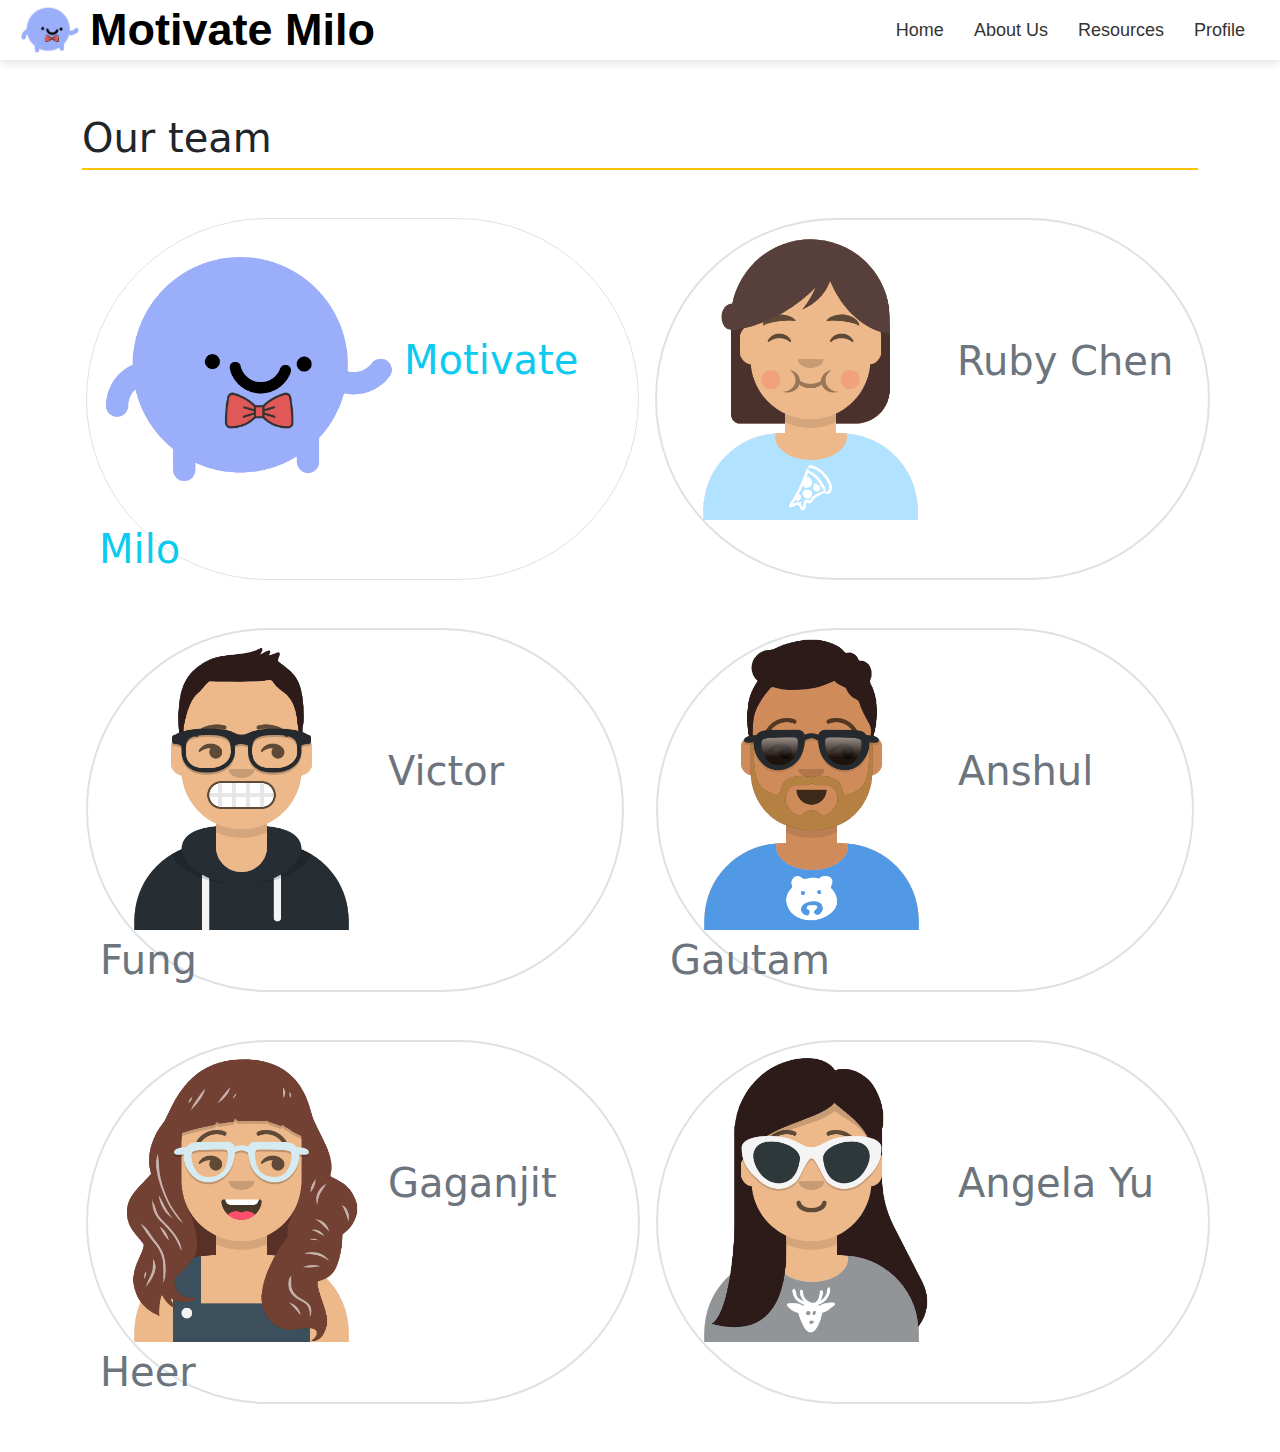
<file: app/aboutUs.html>
<!DOCTYPE html>
<html lang="en">
<head>
    <meta charset="UTF-8">
    <meta http-equiv="X-UA-Compatible" content="IE=edge">
    <meta name="viewport" content="width=device-width, initial-scale=1.0">
    <link rel="stylesheet" type="text/css" href="../styles/aboutUsStyle.css">
    <link rel="stylesheet" type="text/css" href="../styles/navbar.css">
    <!-- Bootstrap CSS -->
    <link href="https://cdn.jsdelivr.net/npm/bootstrap@5.1.3/dist/css/bootstrap.min.css" rel="stylesheet" 
    \integrity="sha384-1BmE4kWBq78iYhFldvKuhfTAU6auU8tT94WrHftjDbrCEXSU1oBoqyl2QvZ6jIW3" crossorigin="anonymous">
     <!-- Boostrap Library JS CDN  go here -->
    <script src="https://cdn.jsdelivr.net/npm/bootstrap@5.0.2/dist/js/bootstrap.bundle.min.js"
    integrity="sha384-MrcW6ZMFYlzcLA8Nl+NtUVF0sA7MsXsP1UyJoMp4YLEuNSfAP+JcXn/tWtIaxVXM"
    crossorigin="anonymous"></script>
    <style>
        @import url('https://fonts.googleapis.com/css2?family=Raleway&family=Rampart+One&display=swap');
      </style>

    <title>Motivate Milo</title>
</head>
<body>

    <nav>
        <div class="logo">
            <div class="logo">
                <a href="main.html">
                    <img src="/app/img/milo.png" alt="Logo">
                  </a>  
                <a href="main.html" style="color: black; text-decoration: none;">
                    <p class="head2">
                        Motivate Milo
                    </p>
                </a>   
            </div>
        </div>
        <div class="navbar">
            <ul>
                <li><a href="main.html">Home</a></li>
                <li><a href="aboutUs.html">About Us</a></li>
                <li><a href="resources.html">Resources</a></li>
                <li><a href="profile.html">Profile</a></li>
            </ul>
        </div>
    </nav>

    <div class="container mx-auto my-5">
        <p class="border-bottom fs-1 border-warning border-2">Our team</p>
        <div class="row my-5">
            <div class="col mx-3 border rounded-pill" id="section0">                
                <img src="./img/milo.png" class="img-fluid" style="height:300px;">
                <span class="member_name fs-1 text-info" id="milo">Motivate Milo</span>
            </div>
            <div class="col border border-2 rounded-pill" id="section1">                
                <img src="./img/ruby.png" class="img-fluid" style="height:300px;">
                <span class="member_name fs-1 text-secondary" id="Ruby">Ruby Chen</span>
            </div>
        </div>
        <div class="row my-5">
            <div class="col mx-3 border border-2 rounded-pill" id="section2">
                <img src="./img/victor.png" class="img-fluid" style="height:300px;">
                <span class="member_name fs-1 text-secondary" id="Victor">Victor Fung</span>
            </div>
            <div class="col mx-3 border border-2 rounded-pill" id="section3">
                <img src="./img/anshul.png" class="img-fluid" style="height:300px;">
                <span class="member_name fs-1 text-secondary" id="Anshul">Anshul Gautam</span>
            </div>
        </div>
        <div class="row my-5">
            <div class="col mx-3 border border-2 rounded-pill" id="section4">
                <img src="./img/gagan.png" class="img-fluid" style="height:300px;">
                <span class="member_name fs-1 text-secondary" id="Gagan">Gaganjit Heer</span>
            </div>
            <div class="col border border-2 rounded-pill" id="section5">
                <img src="./img/angela.png" class="img-fluid" style="height:300px;">
                <span class="member_name fs-1 text-secondary" id="Angela">Angela Yu</span>
            </div>
        </div>

    </div>


    




</body>
</html>
</file>
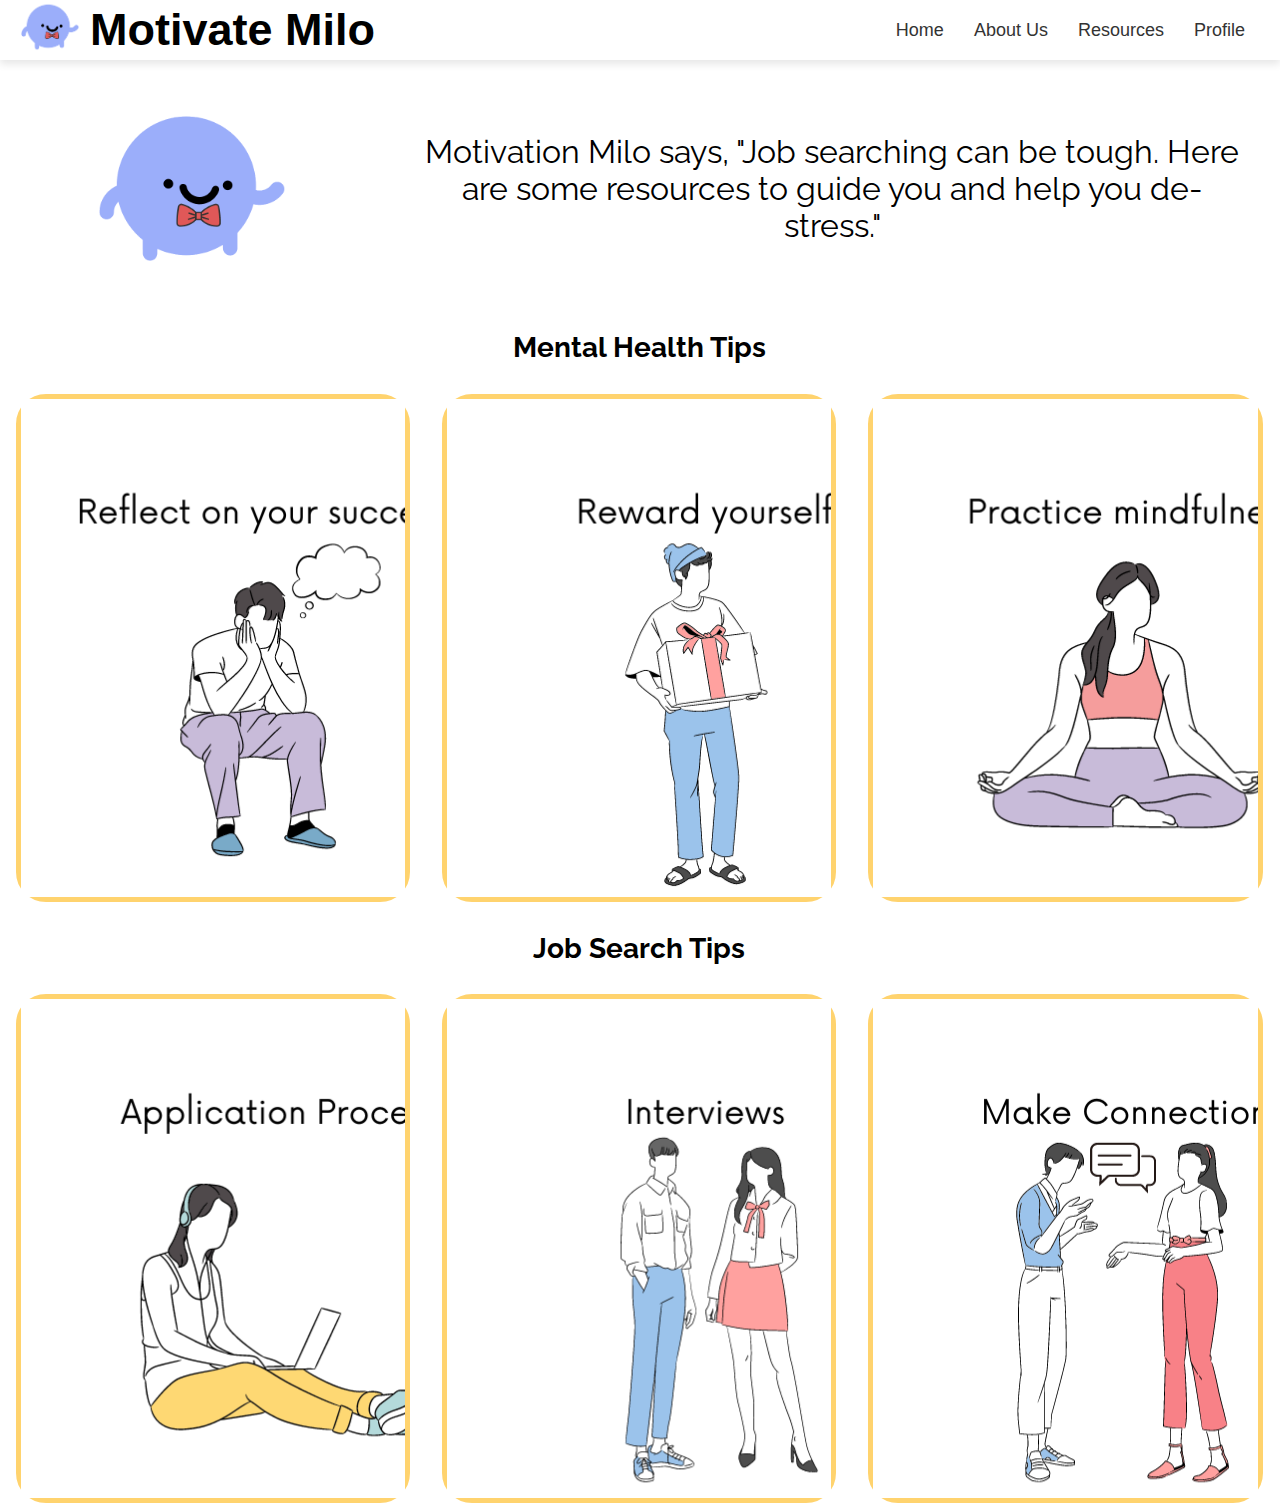
<file: app/resources.html>
<!DOCTYPE html>
<html lang="en">

<head>
  <title>Motivate Milo</title>
  <meta charset="utf-8" />
  <style>
    @import url('https://fonts.googleapis.com/css2?family=Raleway&family=Rampart+One&display=swap');
  </style>
  <link rel="stylesheet" href="../styles/resources.css">
  <link rel="stylesheet" href="../styles/navbar.css">
  <style>
    @import url('https://fonts.googleapis.com/css2?family=Raleway&family=Rampart+One&display=swap');
  </style>
</head>

<body>

  <nav>
    <div class="logo">
      <div class="logo">
        <a href="main.html">
          <img src="/app/img/milo.png" alt="Logo">
        </a>  
        <a href="main.html" style="color: black; text-decoration: none;">
          <h2>Motivate Milo</h2>
        </a>   
      </div>
    </div>
    <div class="navbar">
      <ul>
        <li><a href="main.html">Home</a></li>
        <li><a href="aboutUs.html">About Us</a></li>
        <li><a href="resources.html">Resources</a></li>
        <li><a href="profile.html">Profile</a></li>
      </ul>
    </div>
  </nav>
  <div id="resources-container">
    <div id="resources-hero">
      <div id="resources-milo" class="resources-hero">
        <img src="./img/milo.png" id="miloImage" alt="milo" />
      </div>
      <div id="resources-miloSays" class="resources-hero">Motivation Milo says, &quot;Job searching can be tough. Here
        are some resources to
        guide you and help you de-stress.&quot;
      </div>
    </div>
    <div id="resources-content">
      <div id="mentalHealthHeader" class="resources-header">
        <h3>Mental Health Tips</h3>
      </div>
 
      <div id="resources-content2" class="resources-content">
        <div class="card">
          <div class="image"></div>
          <div class="text">
            <p>
             <b>Have you just completed an interview?</b> Or maybe you attended your first Career Fair? Even tasks that may seem
              small, such as making a resume, are something to be proud of.
            </p>
          </div>
        </div>
      </div>
      
      <div id="resources-content3" class="resources-content">
        <div class="card2">
          <div class="image2"></div>
          <div class="text2">
            <p><b>Do Things that Make You Happy: </b>Job hunting can take a toll on our mental
              health. Take some time to take care of yourself,
              whether that be watching a movie or meeting up with friends.
              <br><br><b>Be Kind to Yourself: </b> Practice positive affirmations and reflect on your strengths and skills.
            </p>
          </div>
        </div>
      </div>
      <div id="resources-content1" class="resources-content">
        <div class="card3">
          <div class="image3"></div>
          <div class="text3">
            <p> <b>Stay in the Present Moment: </b>Try not to dwell on past job rejections. Instead, learn from these moments and focus 
              on the present.
           <br><br><b>Maintain Perspective: </b>It is easy to feel discouraged during the job searching process. Sometimes taking a step back 
           helps remind you that this is just one part of the journey and that it won't last forever.
            </p>
          </div>
        </div>
      </div>

      <!-- Job Serach Div Start Here -->

      <div id="jobSearchHeader" class="resources-header">
        <h3>Job Search Tips</h3>
      </div>
      <div id="resources-content4" class="resources-content">
        <div class="card4">
          <div class="image4"></div>
          <div class="text4">
            <p><b>Don't Limit Yourself: </b>Apply to jobs even if you think you aren't
              qualified. Job postings
              often list more qualifications than are required.
              <br><br><b>Tailor Your Resume for Each Job: </b>Look for keywords in the job listing you are interested in and
              include these in
              your resume and cover letter. Do this for every application.
            </p>
          </div>
        </div>       
      </div>

      <div id="resources-content5" class="resources-content">
        <div class="card5">
          <div class="image5"></div>
          <div class="text5">
            <p>
              <b>Do Your Research: </b>Learn as much about the company you are applying to as you can and show genuine
              interest during the
              interview.
              <br><br><b>Prepare Your Answers: </b>Find common questions that are asked by the company you are applying to
              and prepare your answers ahead of time.
            </p>
          </div>
        </div>  
      </div>

      <div id="resources-content6" class="resources-content">
        <div class="card6">
          <div class="image6"></div>
          <div class="text6">
            <p>
          <b>Attend a Career Fair: </b>Career Fairs are a great way to not only learn more about the jobs that are out
          there but also to build connections
          with people that are in the industry you are interested in.
          <br><br><b>Ask for Advice: </b>Focus on building authentic connections instead of asking for a job right away.
          There is a lot you can learn from your network.
          If it turns out a position is available, there is a good chance you will be considered.
            </p>
          </div>
        </div>  
      </div>
    </div>
  </div>
</body>

</html>
</file>
<file: styles/aboutUsStyle.css>
.col:hover {
    background-color: #FFD36E; /* changes the background color to a different color when hovered over */
    color: white;
}
</file>
<file: styles/navbar.css>
body {

    font-family: 'Raleway', sans-serif;
}
nav {
    display: flex;
    justify-content: space-between;
    align-items: center;
    background-color: transparent;
    height: 60px;
    padding: 0 20px;
    box-shadow: 0px 4px 8px rgba(0, 0, 0, 0.1);

}  
.logo {

    display: flex;
    align-items: center;
    font-family: "Montserrat", sans-serif;
    font-size: 30px;
    color: #333;
  }
  
  .logo img {
    border-radius: 50%;
  
    width: 60px;
    height: 60px;
    margin-right: 10px;
  }
  
.name {
    font-size: 20px;
    font-weight: bold;
    font-family: Arial, sans-serif;
    color: #333;
}

.navbar ul {
    display: flex;
    list-style: none;
    margin: 0;
    padding: 0;
}

.navbar li {
    margin: 0 15px;
}

.navbar a {
    font-size: 18px;
    text-decoration: none;
    color: #333;
    font-family: Arial, sans-serif;
}

.navbar li:hover {
    background-color: #99FFCD;
    color: #ffd36e;
}

.head2 {
    display: block;
    font-size: 1.5em;
    margin-block-start: 0.83em;
    margin-block-end: 0.83em;
    margin-inline-start: 0px;
    margin-inline-end: 0px;
    font-weight: bold;
}
</file>
<file: styles/resources.css>
body {
    font-family: 'Raleway', sans-serif;

}

html,
body {
    margin: 0px;
    padding: 0px;
}
/* First Card */
  #resources-content2 {
    position: relative;
  }
  
  .card {
    position: absolute;
    top: 0;
    left: 0;
    width: 100%;
    height: 100%;
  }
  
  .image {
    background-image: url('/app/img/think.png');
    background-size: cover;
    position: absolute;
    top: 0;
    left: 0;
    width: 100%;
    height: 100%;
    opacity: 1;
    transition: opacity 0.5s ease-in-out;
  }
  
  .card:hover .image {
    opacity: 0;
  }
  
  .text {
    position: absolute;
    top: 0;
    left: 0;
    width: 100%;
    height: 100%;
    opacity: 0;
    transition: opacity 0.5s ease-in-out;
  }
  
  .card:hover .text {
    opacity: 1;
  }
  
  .text p {
    color: black;
    padding: 20px;
  }
  
  .text {
    position: absolute;
    top: 0;
    left: 0;
    width: 100%;
    height: 100%;
    opacity: 0;
    transition: opacity 0.5s ease-in-out;
    display: flex;
    justify-content: center;
    align-items: center;
    text-align: center;
  }
  
/**Second Card**/

#resources-content3 {
    position: relative;
  }
  
  .card2 {
    position: absolute;
    top: 0;
    left: 0;
    width: 100%;
    height: 100%;
  }
  
  .image2 {
    background-image: url('/app/img/reward.png');
    background-size: cover;
    position: absolute;
    top: 0;
    left: 0;
    width: 100%;
    height: 100%;
    opacity: 1;
    transition: opacity 0.5s ease-in-out;
  }
  
  .card2:hover .image2 {
    opacity: 0;
  }
  
  .text2 {
    position: absolute;
    top: 0;
    left: 0;
    width: 100%;
    height: 100%;
    opacity: 0;
    transition: opacity 0.5s ease-in-out;
  }
  
  .card2:hover .text2 {
    opacity: 1;
  }
  
  .text2 p {
    color: black;
    padding: 20px;
  }
  
  .text2 {
    position: absolute;
    top: 0;
    left: 0;
    width: 100%;
    height: 100%;
    opacity: 0;
    transition: opacity 0.5s ease-in-out;
    display: flex;
    justify-content: center;
    align-items: center;
    text-align: center;
  }

/**Third Card**/

#resources-content1 {
    position: relative;
  }
  
  .card3 {
    position: absolute;
    top: 0;
    left: 0;
    width: 100%;
    height: 100%;
  }
  
  .image3 {
    background-image: url('/app/img/mind.png');
    background-size: cover;
    position: absolute;
    top: 0;
    left: 0;
    width: 100%;
    height: 100%;
    opacity: 1;
    transition: opacity 0.5s ease-in-out;
  }
  
  .card3:hover .image3 {
    opacity: 0;
  }
  
  .text3 {
    position: absolute;
    top: 0;
    left: 0;
    width: 100%;
    height: 100%;
    opacity: 0;
    transition: opacity 0.5s ease-in-out;
  }
  
  .card3:hover .text3 {
    opacity: 1;
  }
  
  .text3 p {
    color: black;
    padding: 20px;
  }
  
  .text3 {
    position: absolute;
    top: 0;
    left: 0;
    width: 100%;
    height: 100%;
    opacity: 0;
    transition: opacity 0.5s ease-in-out;
    display: flex;
    justify-content: center;
    align-items: center;
    text-align: center;
  }

/** Fourth Card **/

#resources-content4 {
    position: relative;
  }
  
  .card4 {
    position: absolute;
    top: 0;
    left: 0;
    width: 100%;
    height: 100%;
  }
  
  .image4 {
    background-image: url('/app/img/application.png');
    background-size: cover;
    position: absolute;
    top: 0;
    left: 0;
    width: 100%;
    height: 100%;
    opacity: 1;
    transition: opacity 0.5s ease-in-out;
  }
  
  .card4:hover .image4 {
    opacity: 0;
  }
  
  .text4 {
    position: absolute;
    top: 0;
    left: 0;
    width: 100%;
    height: 100%;
    opacity: 0;
    transition: opacity 0.5s ease-in-out;
  }
  
  .card4:hover .text4 {
    opacity: 1;
  }
  
  .text4 p {
    color: black;
    padding: 20px;
  }
  
  .text4 {
    position: absolute;
    top: 0;
    left: 0;
    width: 100%;
    height: 100%;
    opacity: 0;
    transition: opacity 0.5s ease-in-out;
    display: flex;
    justify-content: center;
    align-items: center;
    text-align: center;
  }

/** Fifth Card **/

#resources-content5 {
    position: relative;
  }
  
  .card5 {
    position: absolute;
    top: 0;
    left: 0;
    width: 100%;
    height: 100%;
  }
  
  .image5 {
    background-image: url('/app/img/interview.png');
    background-size: cover;
    position: absolute;
    top: 0;
    left: 0;
    width: 100%;
    height: 100%;
    opacity: 1;
    transition: opacity 0.5s ease-in-out;
  }
  
  .card5:hover .image5 {
    opacity: 0;
  }
  
  .text5 {
    position: absolute;
    top: 0;
    left: 0;
    width: 100%;
    height: 100%;
    opacity: 0;
    transition: opacity 0.5s ease-in-out;
  }
  
  .card5:hover .text5 {
    opacity: 1;
  }
  
  .text5 p {
    color: black;
    padding: 20px;
  }
  
  .text5 {
    position: absolute;
    top: 0;
    left: 0;
    width: 100%;
    height: 100%;
    opacity: 0;
    transition: opacity 0.5s ease-in-out;
    display: flex;
    justify-content: center;
    align-items: center;
    text-align: center;
  }

  /** Sixth Card **/

#resources-content6 {
    position: relative;
  }
  
  .card6 {
    position: absolute;
    top: 0;
    left: 0;
    width: 100%;
    height: 100%;
  }
  
  .image6 {
    background-image: url('/app/img/connection.png');
    background-size: cover;
    position: absolute;
    top: 0;
    left: 0;
    width: 100%;
    height: 100%;
    opacity: 1;
    transition: opacity 0.5s ease-in-out;
  }
  
  .card6:hover .image6 {
    opacity: 0;
  }
  
  .text6 {
    position: absolute;
    top: 0;
    left: 0;
    width: 100%;
    height: 100%;
    opacity: 0;
    transition: opacity 0.5s ease-in-out;
  }
  
  .card6:hover .text6 {
    opacity: 1;
  }
  
  .text6 p {
    color: black;
    padding: 20px;
  }
  
  .text6 {
    position: absolute;
    top: 0;
    left: 0;
    width: 100%;
    height: 100%;
    opacity: 0;
    transition: opacity 0.5s ease-in-out;
    display: flex;
    justify-content: center;
    align-items: center;
    text-align: center;
  }

  /* *---------------------* */

#resources-container {
    display: grid;
    grid-template-columns: 100%;
    grid-template-rows: 30% 70%;
}

#resources-hero {
    grid-column: 1/span 1;
    grid-row: 1/span 1;
    display: grid;
    grid-template-columns: 30% 70%;
    grid-template-rows: 100%;
}

#resources-milo {
    grid-column: 1/span 1;
    grid-row: 1/span 1;
}

#miloImage {
    margin-left: auto;
    margin-right: auto;
    max-height: 100%;
    display: flex;
    align-items: center;
    justify-content: center;
}

#resources-miloSays {
    grid-column: 2/span 1;
    grid-row: 1/span 1;
}

#resources-content {
    grid-column: 1/span 1;
    grid-row: 2/span 1;
    display: grid;
    grid-template-columns: 33.3% 33.3% 33.3%;
    grid-template-rows: 10% 90% 10% 90%;
}

#mentalHealthHeader {
    grid-column: 1/span 3;
    grid-row: 1/span 1;
}

#resources-content1 {
    position: relative;
    grid-column: 3/span 1;
    grid-row: 2/span 1;
}

#resources-content2 {
  position: relative;
    grid-column: 1/span 1;
    grid-row: 2/span 1;
}

#resources-content3 {
    position: relative;
    grid-column: 2/span 1;
    grid-row: 2/span 1;
}

#jobSearchHeader {
    grid-column: 1/span 3;
    grid-row: 3/span 1;
}

#resources-content4 {
    grid-column: 1/span 1;
    grid-row: 4/span 1;
}

#resources-content5 {
    grid-column: 2/span 1;
    grid-row: 4/span 1;
}

#resources-content6 {
    grid-column: 3/span 1;
    grid-row: 4/span 1;
}

.resources-hero {
    margin: 1em;
}

.resources-hero {
    text-align: center;
    display: flex;
    align-items: center;
    justify-content: center;
    font-size: 24pt;
}

.resources-content {
    /* background-image: url(/app/img/connection.png); */
    object-fit: cover;
    display: flex;
    justify-content: center;
    align-items: center;
    flex-direction: column;
    text-align: center;
    background-color: aliceblue;
    padding: 0.5em;
    margin: 1em;
    border: 5px solid #ffd36e;
    border-radius: 30px;
}

.resources-header {
    text-align: center;
    display: flex;
    align-items: center;
    justify-content: center;
    font-size: 18pt;
}
</file>
